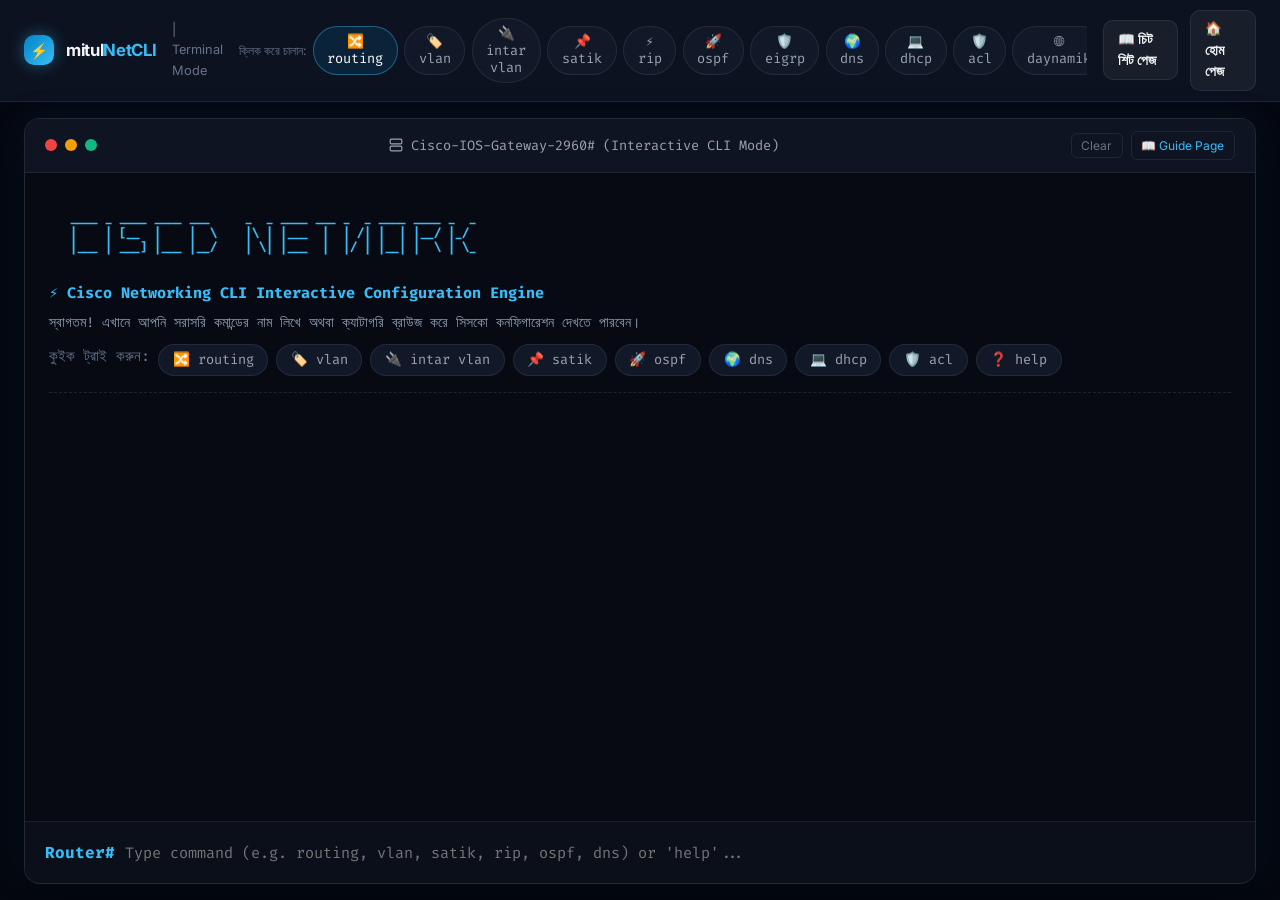
<file: cli.html>
<!DOCTYPE html>
<html lang="bn">
<head>
  <meta charset="UTF-8">
  <meta name="viewport" content="width=device-width, initial-scale=1.0">
  <title>Cisco CLI Mode - ফুলস্ক্রিন টার্মিনাল</title>
  <link rel="stylesheet" href="css/style.css">
  <link rel="preconnect" href="https://fonts.googleapis.com">
  <link rel="preconnect" href="https://fonts.gstatic.com" crossorigin>
  <link href="https://fonts.googleapis.com/css2?family=Fira+Code:wght@400;500;600;700&family=Inter:wght@400;500;600;700;800&display=swap" rel="stylesheet">
  <style>
    body {
      background: #050811;
      height: 100vh;
      overflow: hidden;
      display: flex;
      flex-direction: column;
    }
    .cli-page-header {
      background: #0d1220;
      border-bottom: 1px solid rgba(255, 255, 255, 0.08);
      padding: 0.6rem 1.5rem;
      display: flex;
      align-items: center;
      justify-content: space-between;
      gap: 1rem;
    }
    .cli-full-container {
      flex: 1;
      padding: 1rem 1.5rem;
      display: flex;
      flex-direction: column;
      max-width: 1300px;
      margin: 0 auto;
      width: 100%;
      height: calc(100vh - 65px);
    }
    .terminal-window.fullscreen {
      flex: 1;
      height: 100%;
      border-radius: var(--radius-lg);
      display: flex;
      flex-direction: column;
    }
    .terminal-window.fullscreen .terminal-body {
      flex: 1;
      max-height: none;
      min-height: 0;
    }
    .quick-chips-bar {
      display: flex;
      align-items: center;
      gap: 0.4rem;
      overflow-x: auto;
      padding: 0.4rem 0;
    }
    .quick-chips-bar::-webkit-scrollbar {
      display: none;
    }
  </style>
</head>
<body>

  <!-- Top bar in CLI Mode -->
  <header class="cli-page-header">
    <div style="display: flex; align-items: center; gap: 1rem;">
      <a href="index.html" class="brand" style="font-size: 1.05rem;">
        <div class="brand-icon" style="width: 30px; height: 30px; font-size: 0.9rem;">⚡</div>
        <div class="brand-text">mitul<span>NetCLI</span></div>
      </a>
      <span style="color: #64748b; font-size: 0.8rem;">| Terminal Mode</span>
    </div>

    <!-- Quick keyword chips -->
    <div class="quick-chips-bar">
      <span style="font-size: 0.75rem; color: #64748b; white-space: nowrap;">ক্লিক করে চালান:</span>
      <button class="tag-btn featured" onclick="window.fullTerm.runCommand('routing')">🔀 routing</button>
      <button class="tag-btn" onclick="window.fullTerm.runCommand('vlan')">🏷️ vlan</button>
      <button class="tag-btn" onclick="window.fullTerm.runCommand('inter-vlan')">🔌 intar vlan</button>
      <button class="tag-btn" onclick="window.fullTerm.runCommand('satik')">📌 satik</button>
      <button class="tag-btn" onclick="window.fullTerm.runCommand('rip')">⚡ rip</button>
      <button class="tag-btn" onclick="window.fullTerm.runCommand('ospf')">🚀 ospf</button>
      <button class="tag-btn" onclick="window.fullTerm.runCommand('eigrp')">🛡️ eigrp</button>
      <button class="tag-btn" onclick="window.fullTerm.runCommand('dns')">🌍 dns</button>
      <button class="tag-btn" onclick="window.fullTerm.runCommand('dhcp')">💻 dhcp</button>
      <button class="tag-btn" onclick="window.fullTerm.runCommand('acl')">🛡️ acl</button>
      <button class="tag-btn" onclick="window.fullTerm.runCommand('daynamik')">🌐 daynamik</button>
    </div>

    <div style="display: flex; align-items: center; gap: 0.75rem;">
      <a href="commands.html" class="btn-secondary" style="padding: 0.45rem 0.9rem; font-size: 0.85rem;">
        <span>📖 চিট শিট পেজ</span>
      </a>
      <a href="index.html" class="btn-secondary" style="padding: 0.45rem 0.9rem; font-size: 0.85rem;">
        <span>🏠 হোম পেজ</span>
      </a>
    </div>
  </header>

  <!-- Fullscreen Terminal Container -->
  <main class="cli-full-container">
    <div id="fullTerminal" style="height: 100%; display: flex; flex-direction: column;"></div>
  </main>

  <!-- Scripts -->
  <script src="js/commands-data.js"></script>
  <script src="js/terminal.js"></script>
  <script>
    document.addEventListener("DOMContentLoaded", () => {
      window.fullTerm = window.initNetTerminal("fullTerminal", {
        defaultPrompt: "Router#"
      });

      // Modify wrapper class for full height
      const termWin = document.querySelector("#fullTerminal .terminal-window");
      if (termWin) {
        termWin.classList.add("fullscreen");
      }

      // Check if URL has a ?cmd= query param
      const urlParams = new URLSearchParams(window.location.search);
      const queryCmd = urlParams.get("cmd");
      if (queryCmd) {
        setTimeout(() => {
          window.fullTerm.runCommand(queryCmd);
        }, 300);
      }
    });
  </script>
</body>
</html>
</file>
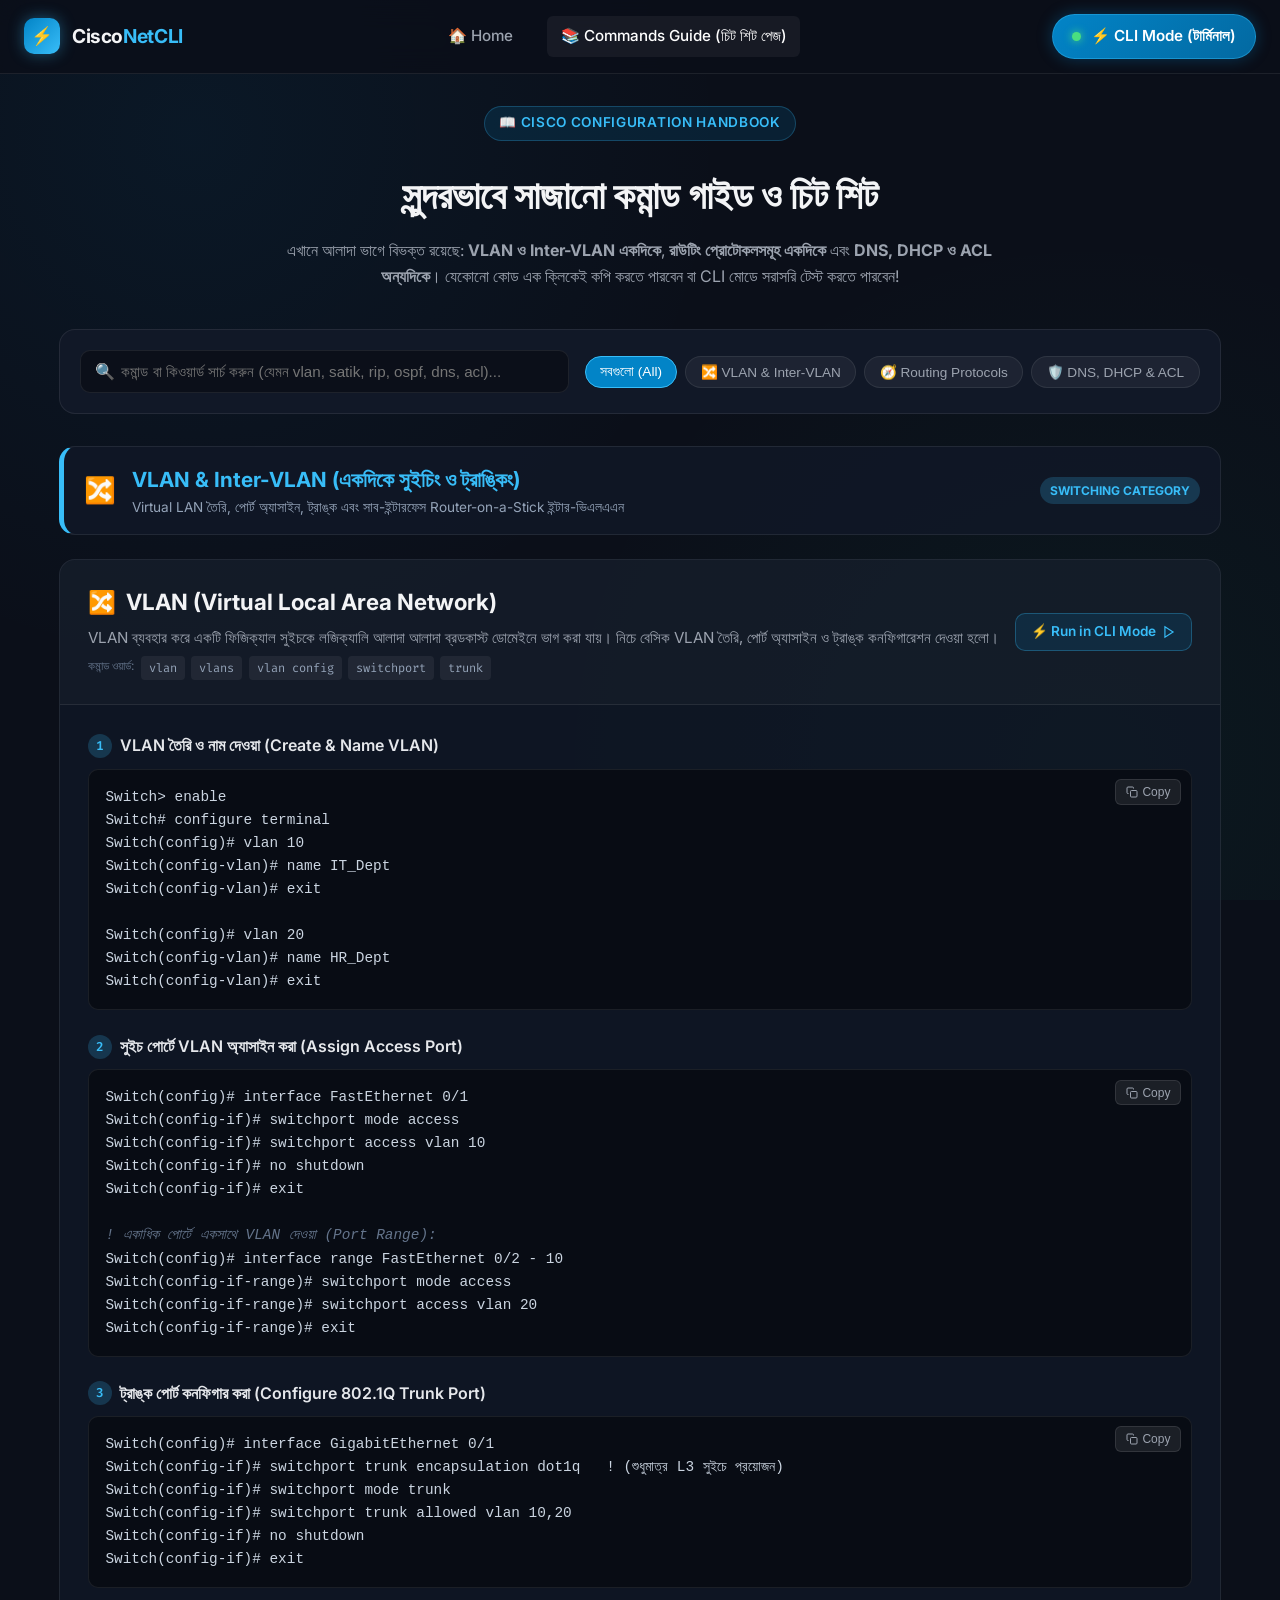
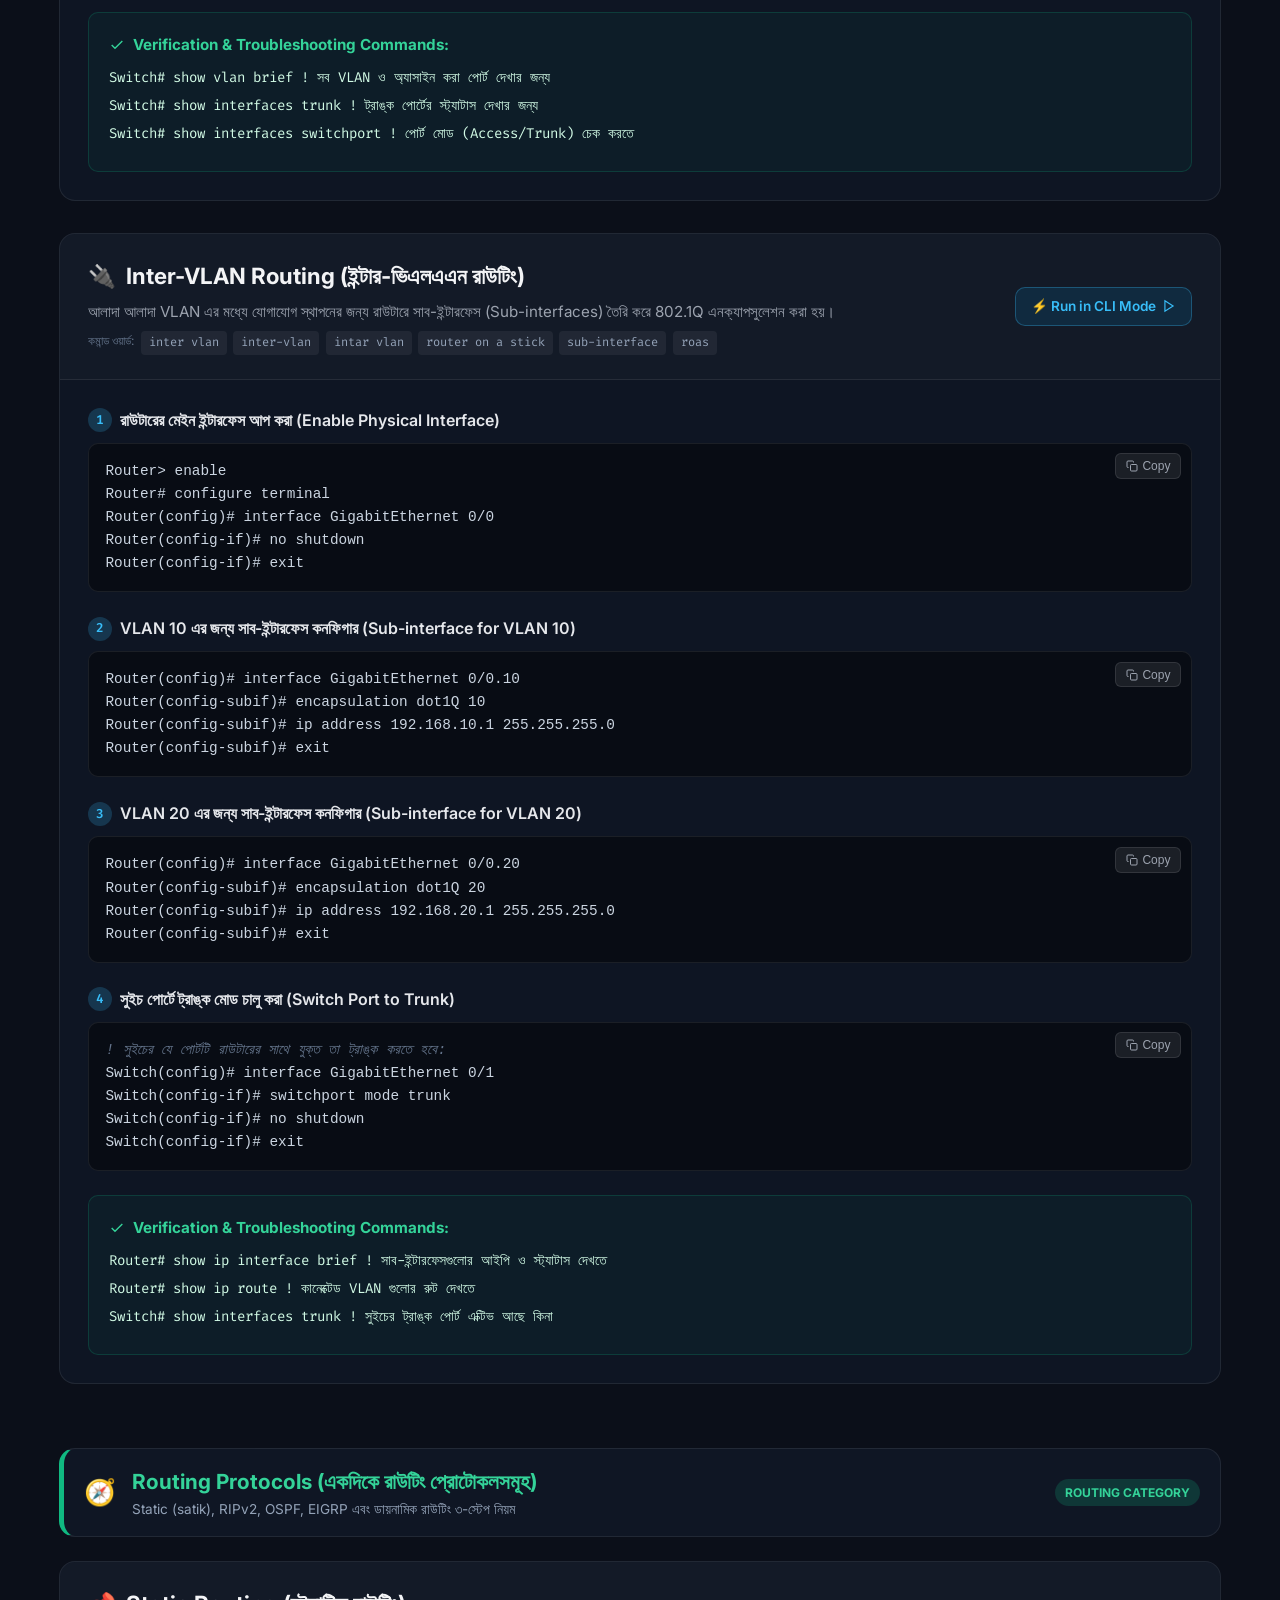
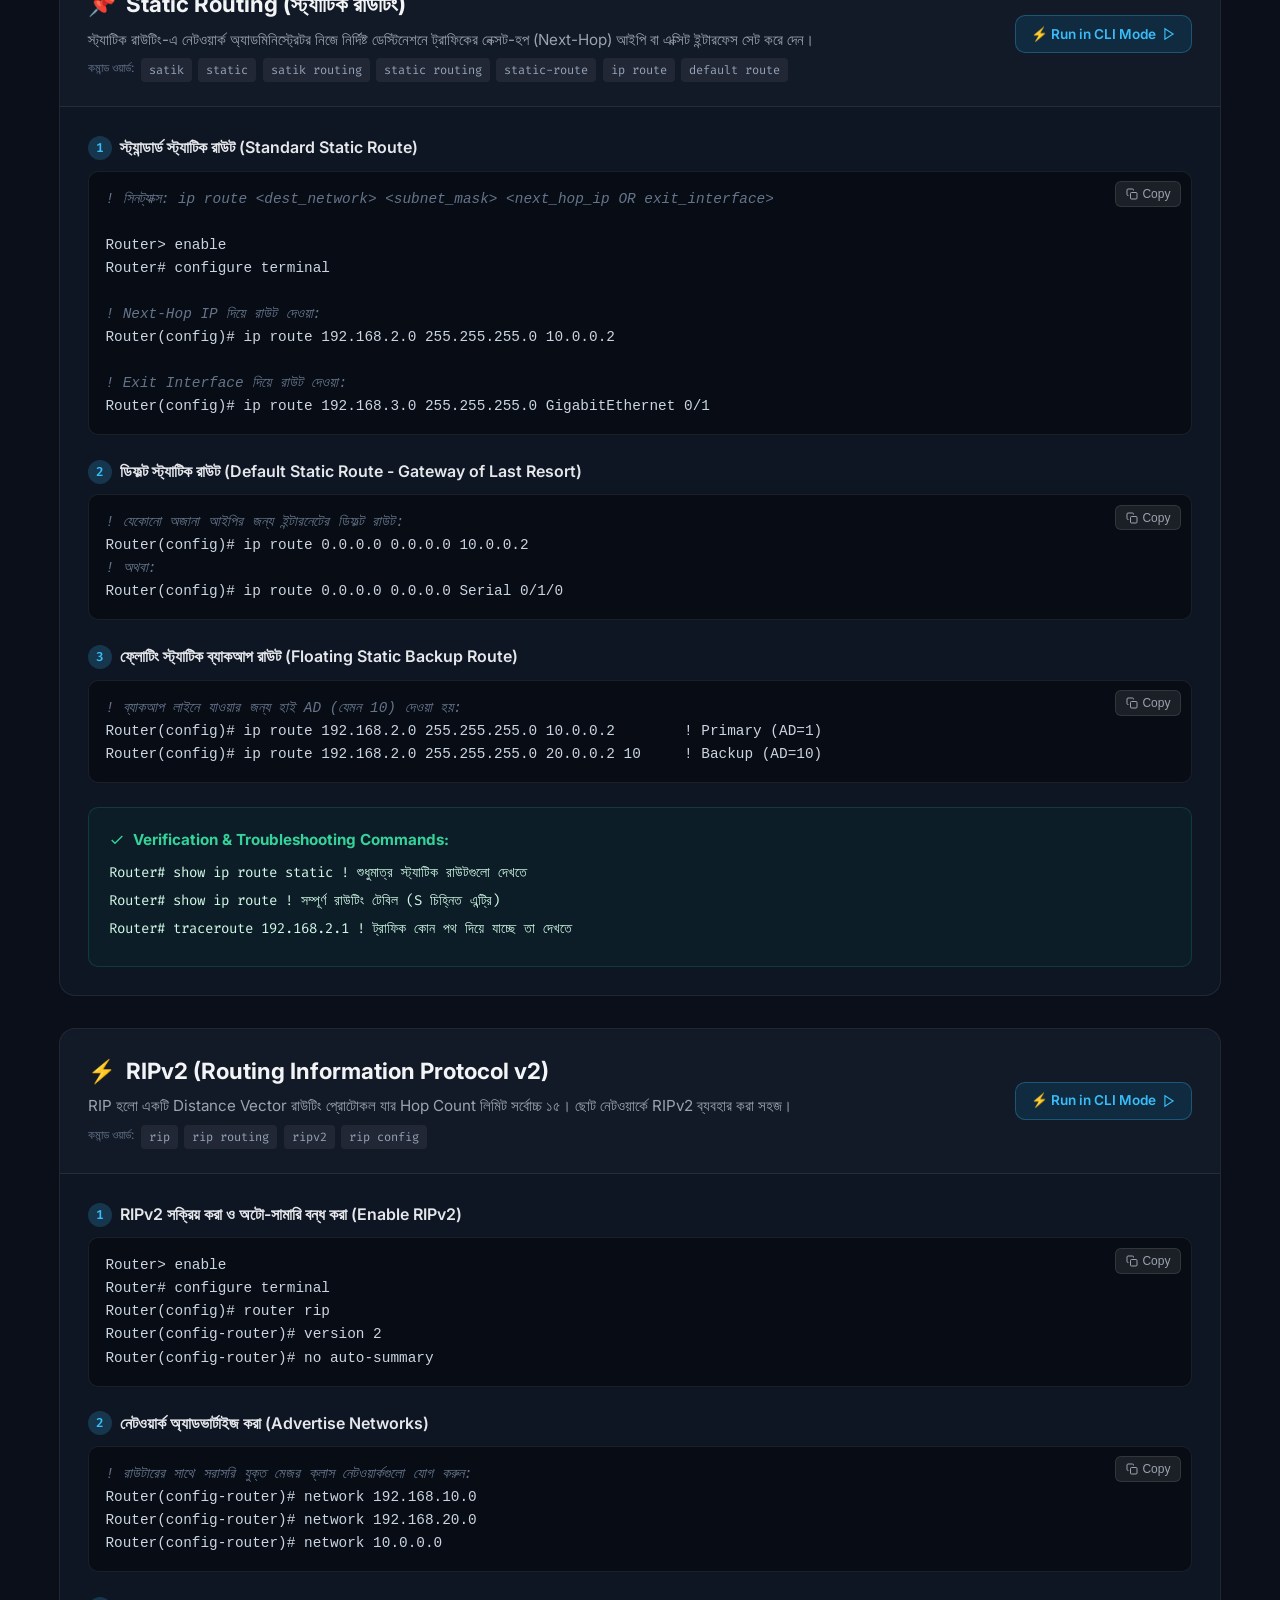
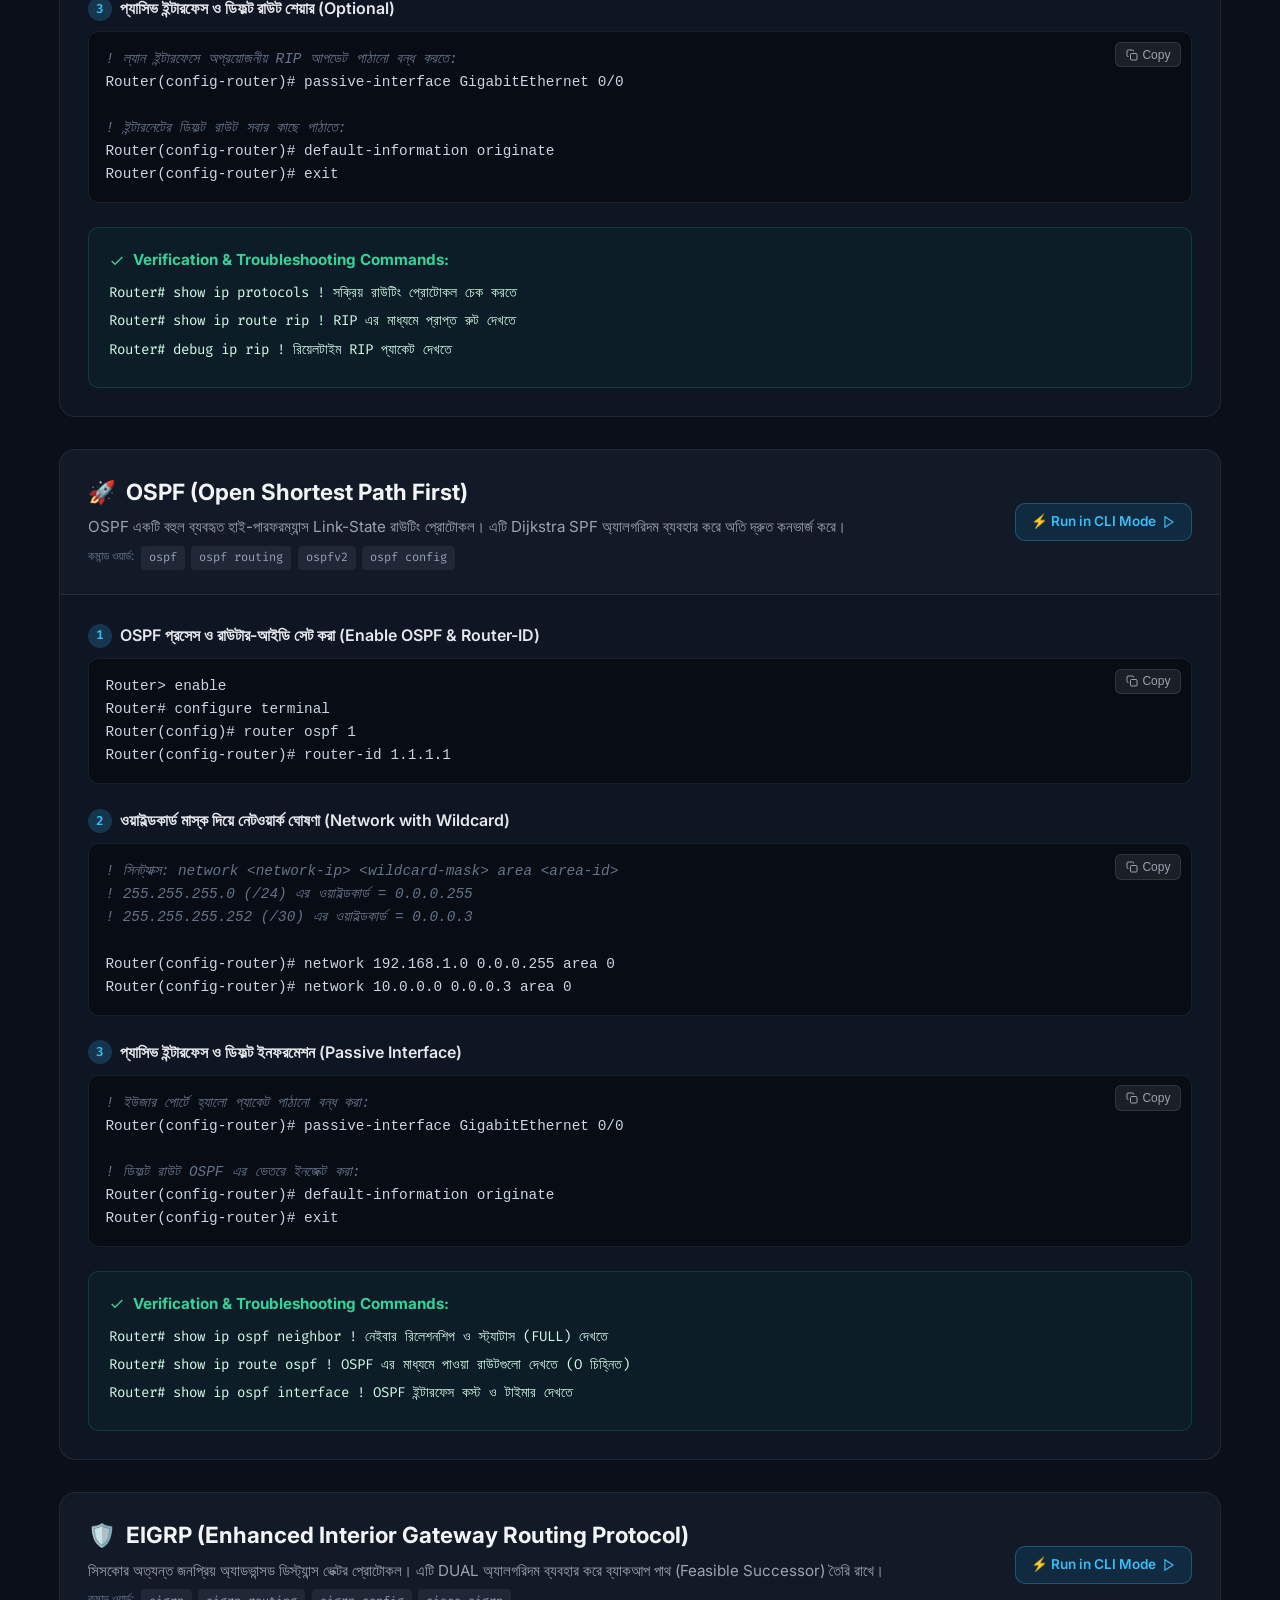
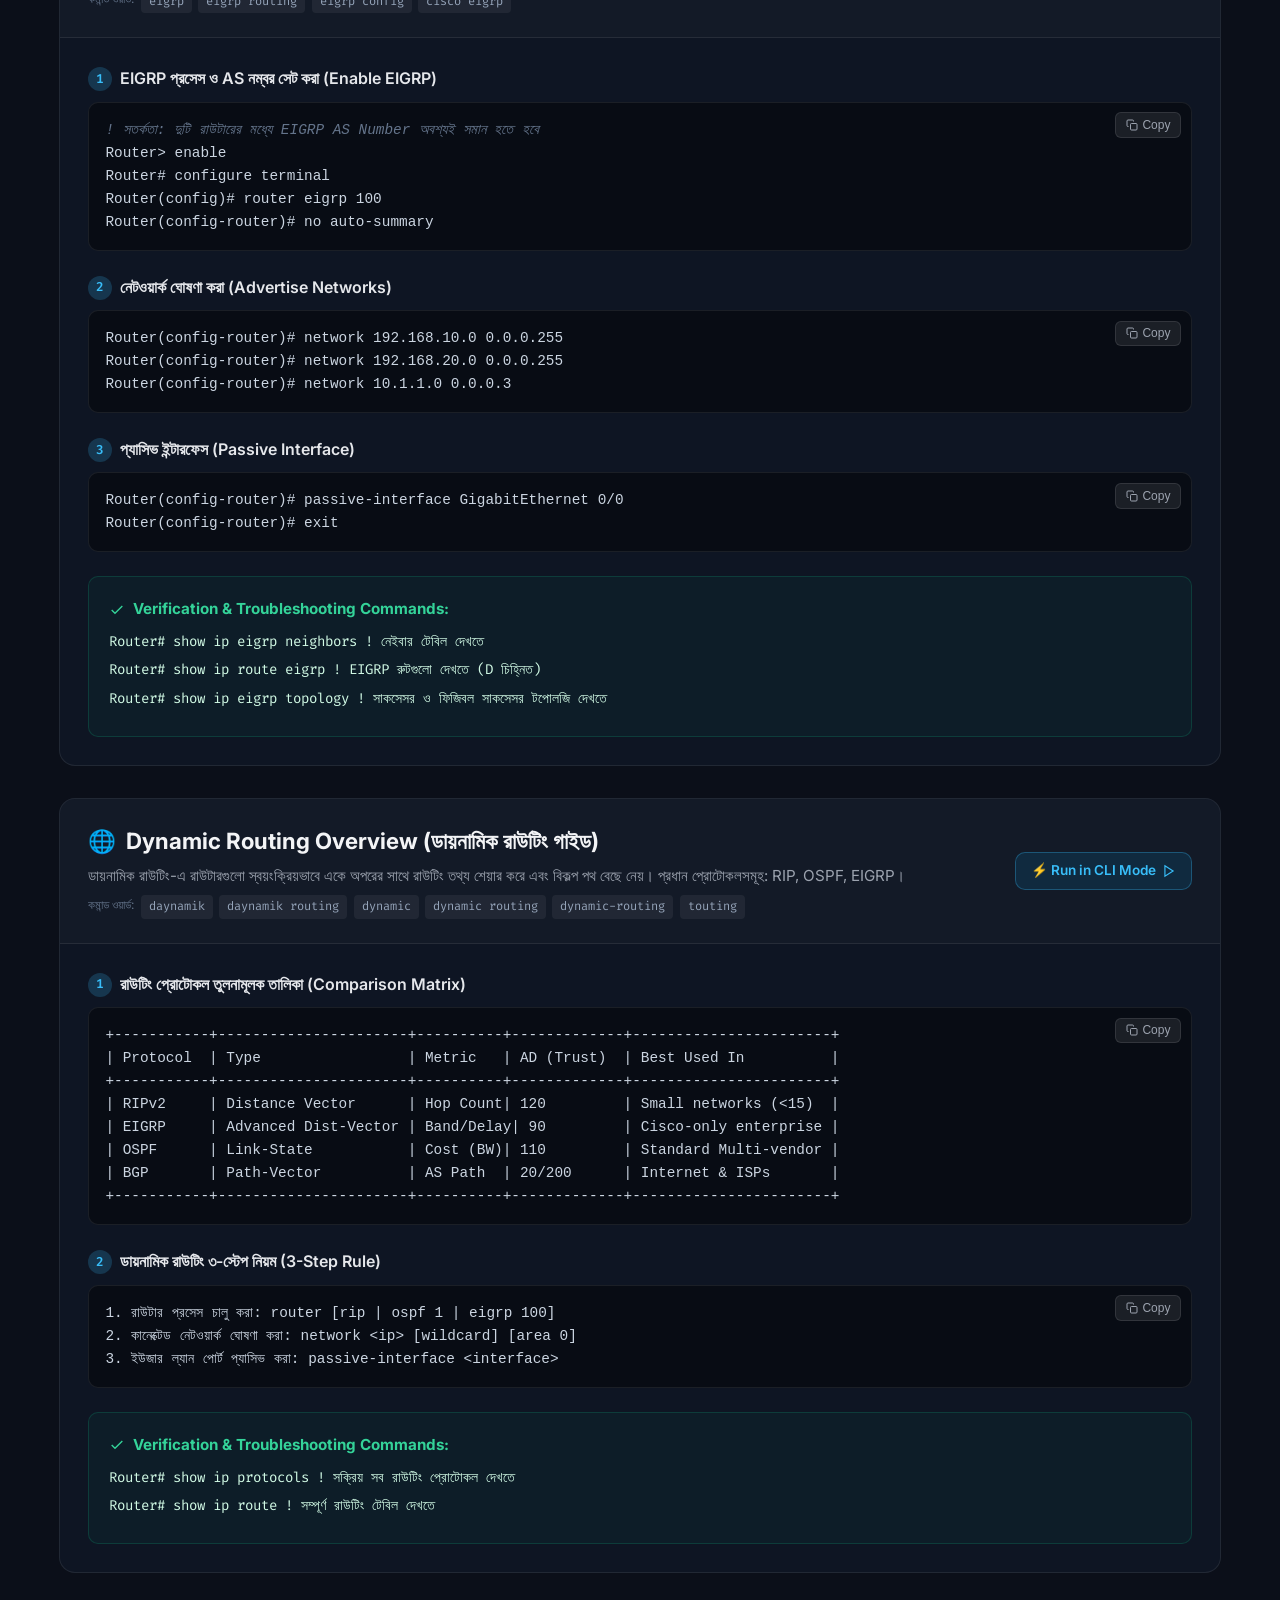
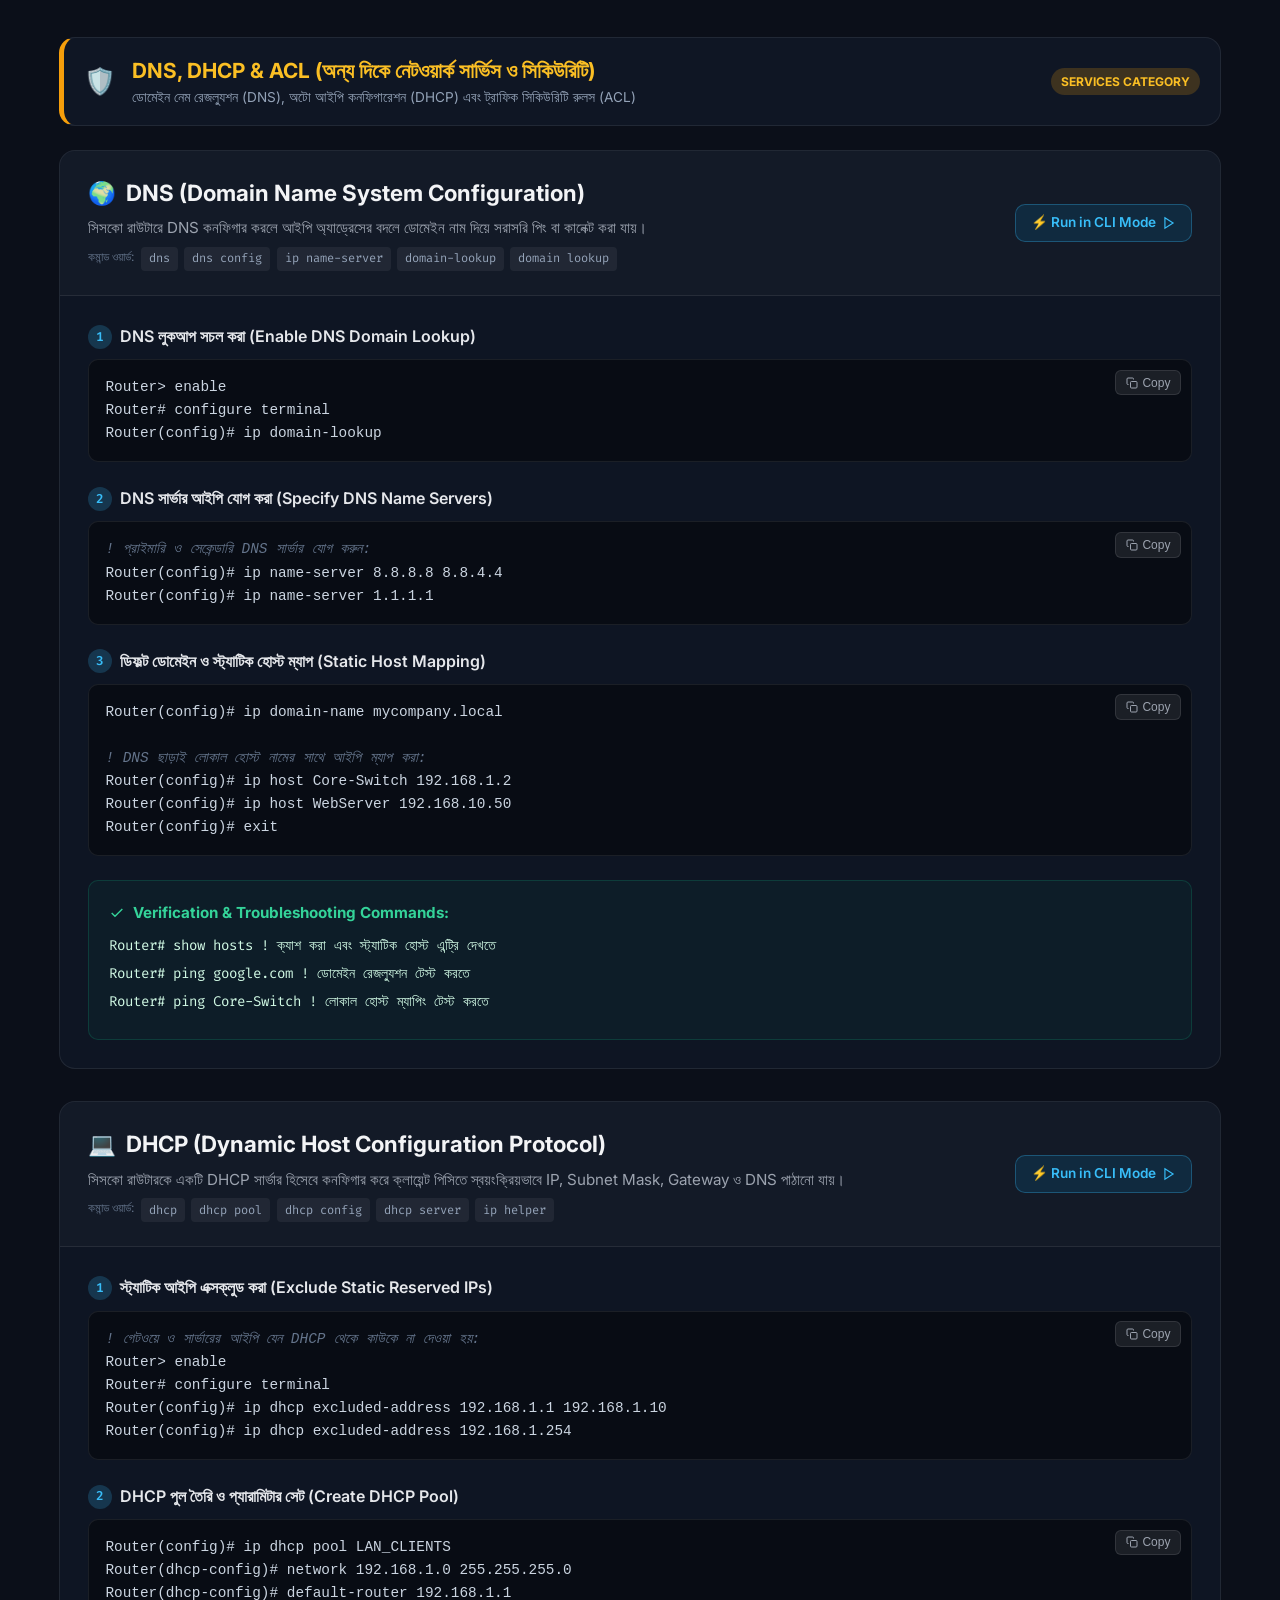
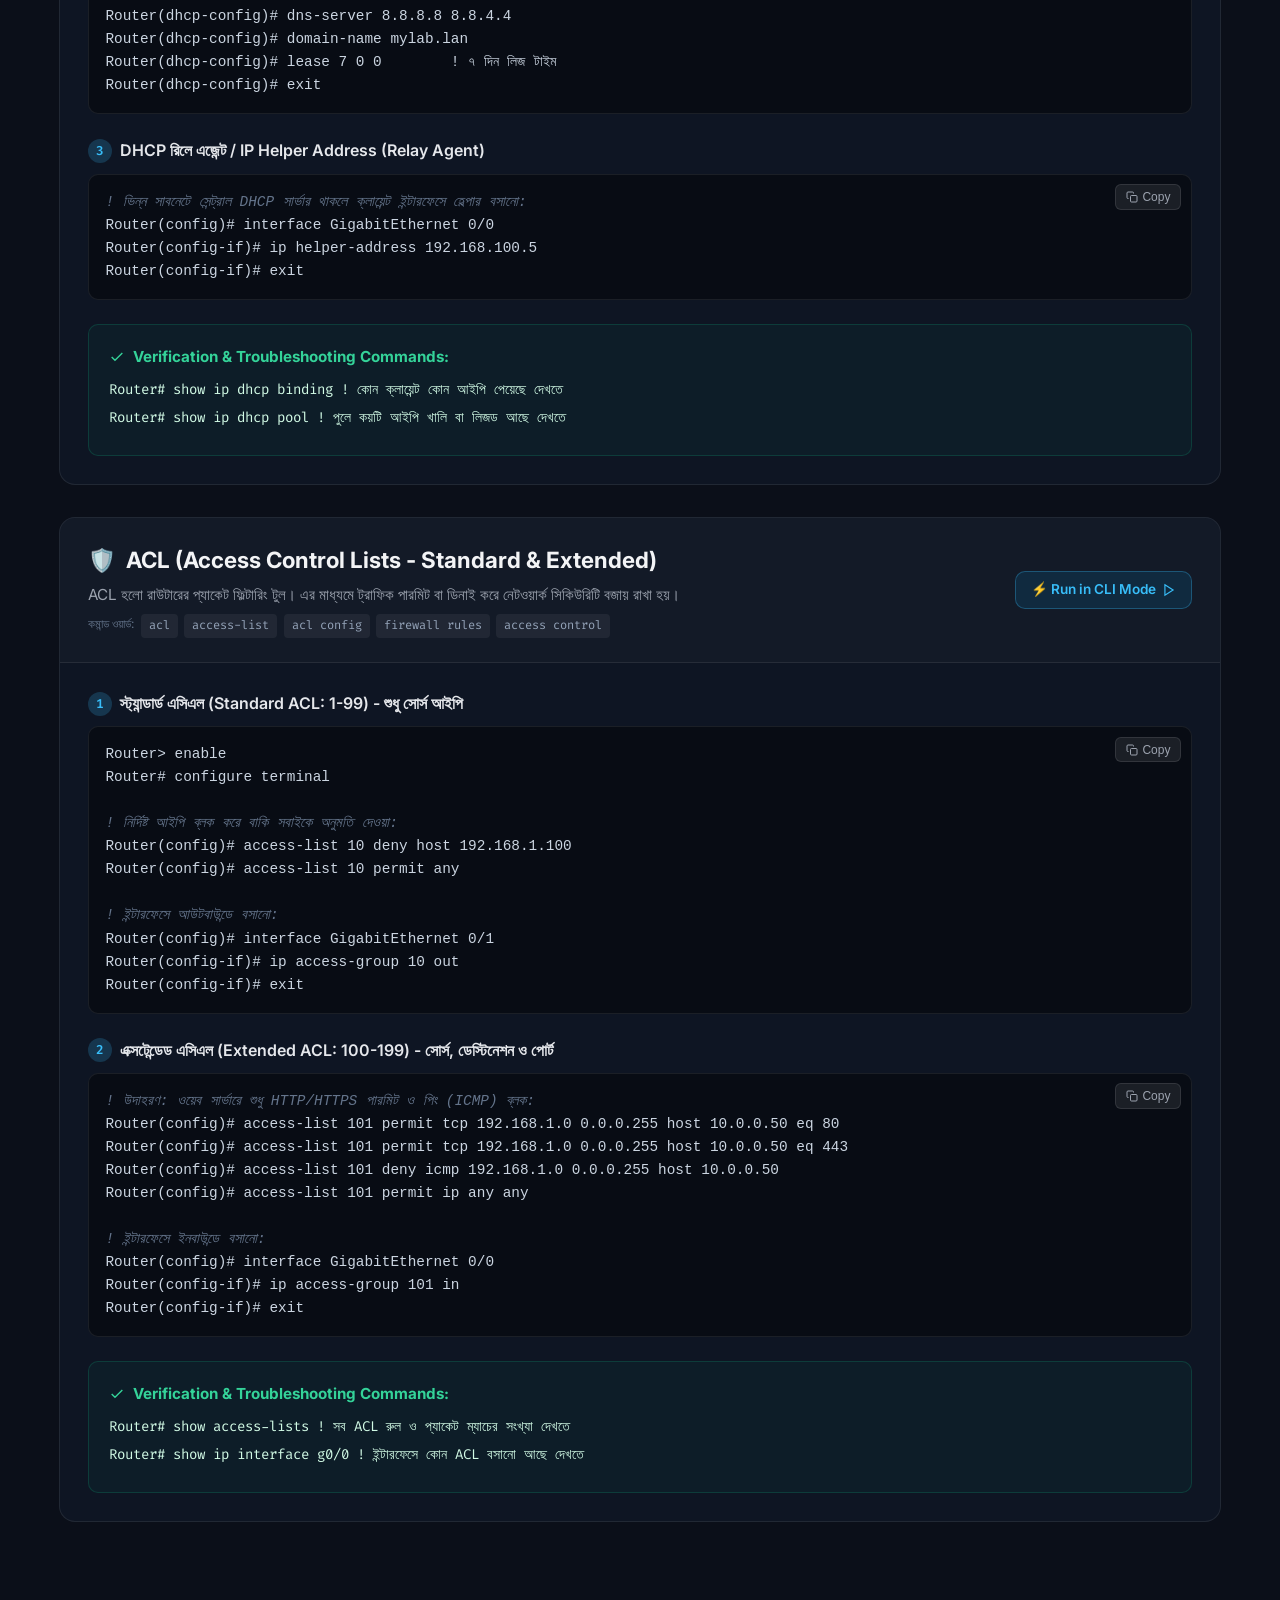
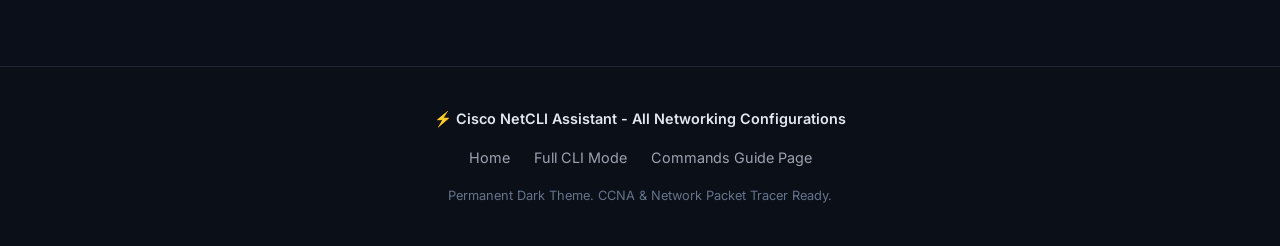
<file: commands.html>
<!DOCTYPE html>
<html lang="bn">
<head>
  <meta charset="UTF-8">
  <meta name="viewport" content="width=device-width, initial-scale=1.0">
  <title>Cisco Commands Guide - সাজানো নেটওয়ার্কিং চিট শিট</title>
  <link rel="stylesheet" href="css/style.css">
  <!-- Google Fonts -->
  <link rel="preconnect" href="https://fonts.googleapis.com">
  <link rel="preconnect" href="https://fonts.gstatic.com" crossorigin>
  <link href="https://fonts.googleapis.com/css2?family=Fira+Code:wght@400;500;600;700&family=Inter:wght@400;500;600;700;800&display=swap" rel="stylesheet">
  <style>
    .category-section-wrapper {
      margin-bottom: 4rem;
      scroll-margin-top: 100px;
    }
    .section-category-header {
      display: flex;
      align-items: center;
      gap: 1rem;
      padding: 1rem 1.25rem;
      background: rgba(17, 24, 39, 0.85);
      border-radius: var(--radius-lg);
      margin-bottom: 1.5rem;
      border: 1px solid var(--border-subtle);
    }
    .section-category-header.vlan-head { border-left: 5px solid #38bdf8; }
    .section-category-header.routing-head { border-left: 5px solid #10b981; }
    .section-category-header.services-head { border-left: 5px solid #f59e0b; }
    
    .sec-badge {
      font-size: 0.75rem;
      padding: 0.25rem 0.6rem;
      border-radius: var(--radius-full);
      text-transform: uppercase;
      font-weight: 700;
    }
    .vlan-badge { background: rgba(56, 189, 248, 0.2); color: #38bdf8; }
    .routing-badge { background: rgba(16, 185, 129, 0.2); color: #34d399; }
    .services-badge { background: rgba(245, 158, 11, 0.2); color: #fbbf24; }
  </style>
</head>
<body>

  <!-- =====================================================================
       SITE HEADER: Top Navigation with CLI Mode Button
       ===================================================================== -->
  <header class="site-header">
    <div class="header-inner">
      <a href="index.html" class="brand">
        <div class="brand-icon">⚡</div>
        <div class="brand-text">Cisco<span>NetCLI</span></div>
      </a>

      <nav class="nav-links">
        <a href="index.html" class="nav-link">🏠 Home</a>
        <a href="commands.html" class="nav-link active">📚 Commands Guide (চিট শিট পেজ)</a>
      </nav>

      <div style="display: flex; align-items: center; gap: 0.75rem;">
        <a href="cli.html" class="cli-mode-btn" title="Click to open Fullscreen CLI Mode">
          <span class="pulse-dot"></span>
          <span>⚡ CLI Mode (টার্মিনাল)</span>
        </a>
      </div>
    </div>
  </header>

  <!-- =====================================================================
       GUIDE HERO & TOOLBAR
       ===================================================================== -->
  <main class="guide-container">
    <div style="text-align: center; margin-bottom: 2.5rem;">
      <div class="badge-pill">
        <span>📖 Cisco Configuration Handbook</span>
      </div>
      <h1 style="font-size: 2.4rem; font-weight: 800; margin-bottom: 0.75rem;">
        সুন্দরভাবে সাজানো <span class="gradient-text">কমান্ড গাইড ও চিট শিট</span>
      </h1>
      <p style="color: var(--text-muted); max-width: 750px; margin: 0 auto;">
        এখানে আলাদা ভাগে বিভক্ত রয়েছে: <b>VLAN ও Inter-VLAN একদিকে</b>, <b>রাউটিং প্রোটোকলসমূহ একদিকে</b> এবং <b>DNS, DHCP ও ACL অন্যদিকে</b>। যেকোনো কোড এক ক্লিকেই কপি করতে পারবেন বা CLI মোডে সরাসরি টেস্ট করতে পারবেন!
      </p>
    </div>

    <!-- Search & Filter Toolbar -->
    <div class="guide-toolbar">
      <div class="guide-search-box">
        <span class="search-icon">🔍</span>
        <input type="text" id="guideSearchInput" placeholder="কমান্ড বা কিওয়ার্ড সার্চ করুন (যেমন vlan, satik, rip, ospf, dns, acl)..." autocomplete="off" />
      </div>

      <div class="category-filter-pills">
        <button class="cat-pill active" data-filter="all">সবগুলো (All)</button>
        <button class="cat-pill" data-filter="switching">🔀 VLAN & Inter-VLAN</button>
        <button class="cat-pill" data-filter="routing">🧭 Routing Protocols</button>
        <button class="cat-pill" data-filter="services">🛡️ DNS, DHCP & ACL</button>
      </div>
    </div>

    <!-- ===================================================================
         SECTION 1: SWITCHING & VLANs (একদিকে VLAN & INTER-VLAN)
         =================================================================== -->
    <div class="category-section-wrapper" id="switching-section" data-category="switching">
      <div class="section-category-header vlan-head">
        <span style="font-size: 1.6rem;">🔀</span>
        <div>
          <h2 style="font-size: 1.3rem; font-weight: 700; color: #38bdf8;">
            VLAN & Inter-VLAN (একদিকে সুইচিং ও ট্রাঙ্কিং)
          </h2>
          <p style="color: #94a3b8; font-size: 0.85rem; margin: 0;">
            Virtual LAN তৈরি, পোর্ট অ্যাসাইন, ট্রাঙ্ক এবং সাব-ইন্টারফেস Router-on-a-Stick ইন্টার-ভিএলএএন
          </p>
        </div>
        <span class="sec-badge vlan-badge" style="margin-left: auto;">Switching Category</span>
      </div>

      <div id="switchingCardsContainer">
        <!-- Rendered by JS -->
      </div>
    </div>

    <!-- ===================================================================
         SECTION 2: ROUTING PROTOCOLS (একদিকে রাউটিং প্রোটোকলসমূহ)
         =================================================================== -->
    <div class="category-section-wrapper" id="routing-section" data-category="routing">
      <div class="section-category-header routing-head">
        <span style="font-size: 1.6rem;">🧭</span>
        <div>
          <h2 style="font-size: 1.3rem; font-weight: 700; color: #34d399;">
            Routing Protocols (একদিকে রাউটিং প্রোটোকলসমূহ)
          </h2>
          <p style="color: #94a3b8; font-size: 0.85rem; margin: 0;">
            Static (satik), RIPv2, OSPF, EIGRP এবং ডায়নামিক রাউটিং ৩-স্টেপ নিয়ম
          </p>
        </div>
        <span class="sec-badge routing-badge" style="margin-left: auto;">Routing Category</span>
      </div>

      <div id="routingCardsContainer">
        <!-- Rendered by JS -->
      </div>
    </div>

    <!-- ===================================================================
         SECTION 3: SERVICES & SECURITY (অন্য দিকে DNS, DHCP, ACL)
         =================================================================== -->
    <div class="category-section-wrapper" id="services-section" data-category="services">
      <div class="section-category-header services-head">
        <span style="font-size: 1.6rem;">🛡️</span>
        <div>
          <h2 style="font-size: 1.3rem; font-weight: 700; color: #fbbf24;">
            DNS, DHCP & ACL (অন্য দিকে নেটওয়ার্ক সার্ভিস ও সিকিউরিটি)
          </h2>
          <p style="color: #94a3b8; font-size: 0.85rem; margin: 0;">
            ডোমেইন নেম রেজল্যুশন (DNS), অটো আইপি কনফিগারেশন (DHCP) এবং ট্রাফিক সিকিউরিটি রুলস (ACL)
          </p>
        </div>
        <span class="sec-badge services-badge" style="margin-left: auto;">Services Category</span>
      </div>

      <div id="servicesCardsContainer">
        <!-- Rendered by JS -->
      </div>
    </div>
  </main>

  <!-- Toast Notification -->
  <div class="toast-notice" id="copyToast">
    <span>✓</span>
    <span id="toastMsg">কমান্ড কপি করা হয়েছে!</span>
  </div>

  <!-- Footer -->
  <footer class="site-footer">
    <div class="footer-inner">
      <div style="font-weight: 600; color: #e2e8f0;">
        ⚡ Cisco NetCLI Assistant - All Networking Configurations
      </div>
      <div class="footer-nav">
        <a href="index.html">Home</a>
        <a href="cli.html">Full CLI Mode</a>
        <a href="commands.html">Commands Guide Page</a>
      </div>
      <div style="color: #64748b; font-size: 0.8rem;">
        Permanent Dark Theme. CCNA & Network Packet Tracer Ready.
      </div>
    </div>
  </footer>

  <!-- Scripts -->
  <script src="js/commands-data.js"></script>
  <script>
    document.addEventListener("DOMContentLoaded", () => {
      renderCommandCards();
      setupSearchAndFilters();
      
      // If URL has hash, scroll to that card
      if (window.location.hash) {
        setTimeout(() => {
          const el = document.querySelector(window.location.hash);
          if (el) el.scrollIntoView({ behavior: "smooth" });
        }, 200);
      }
    });

    function renderCommandCards() {
      const switchingContainer = document.getElementById("switchingCardsContainer");
      const routingContainer = document.getElementById("routingCardsContainer");
      const servicesContainer = document.getElementById("servicesCardsContainer");

      Object.values(window.COMMANDS_DATABASE).forEach(cmd => {
        const cardHtml = createCardElement(cmd);
        if (cmd.category === "switching") {
          switchingContainer.innerHTML += cardHtml;
        } else if (cmd.category === "routing") {
          routingContainer.innerHTML += cardHtml;
        } else if (cmd.category === "services") {
          servicesContainer.innerHTML += cardHtml;
        }
      });
    }

    function createCardElement(data) {
      let stepsHtml = "";
      data.steps.forEach(s => {
        stepsHtml += `
          <div class="step-box">
            <div class="step-header">
              <span class="step-number">${s.step}</span>
              <span>${escapeHtml(s.title)}</span>
            </div>
            <div class="code-wrapper">
              <button class="copy-snippet-btn" onclick="copySnippet(this)">
                <svg width="12" height="12" viewBox="0 0 24 24" fill="none" stroke="currentColor" stroke-width="2">
                  <rect x="9" y="9" width="13" height="13" rx="2" ry="2"></rect>
                  <path d="M5 15H4a2 2 0 0 1-2-2V4a2 2 0 0 1 2-2h9a2 2 0 0 1 2 2v1"></path>
                </svg>
                Copy
              </button>
              <pre>${formatCode(s.code)}</pre>
            </div>
          </div>
        `;
      });

      let verifHtml = "";
      if (data.verification && data.verification.length) {
        verifHtml = `
          <div class="verification-box">
            <h4>
              <svg width="16" height="16" viewBox="0 0 24 24" fill="none" stroke="currentColor" stroke-width="2">
                <polyline points="20 6 9 17 4 12"></polyline>
              </svg>
              Verification & Troubleshooting Commands:
            </h4>
            <ul class="verification-list">
              ${data.verification.map(v => `<li>${escapeHtml(v)}</li>`).join("")}
            </ul>
          </div>
        `;
      }

      const aliasPills = (data.aliases || []).map(a => 
        `<span style="font-family: var(--font-mono); font-size: 0.75rem; background: rgba(255,255,255,0.06); padding: 0.15rem 0.5rem; border-radius: 4px; color: #94a3b8;">${a}</span>`
      ).join(" ");

      return `
        <article class="command-card" id="${data.id}" data-search="${data.id} ${data.title} ${(data.aliases||[]).join(' ')} ${data.category}">
          <div class="card-top">
            <div class="card-title-group">
              <h2>
                <span>${data.icon || '📌'}</span>
                <span>${data.title}</span>
              </h2>
              <p>${data.description}</p>
              <div style="display: flex; gap: 0.4rem; flex-wrap: wrap; margin-top: 0.4rem;">
                <span style="font-size: 0.75rem; color: #64748b;">কমান্ড ওয়ার্ড:</span>
                ${aliasPills}
              </div>
            </div>
            <div class="card-actions">
              <a href="cli.html?cmd=${data.id}" class="run-cli-btn">
                <span>⚡ Run in CLI Mode</span>
                <svg width="14" height="14" viewBox="0 0 24 24" fill="none" stroke="currentColor" stroke-width="2">
                  <polygon points="5 3 19 12 5 21 5 3"></polygon>
                </svg>
              </a>
            </div>
          </div>
          <div class="card-content">
            ${stepsHtml}
            ${verifHtml}
          </div>
        </article>
      `;
    }

    function setupSearchAndFilters() {
      const searchInput = document.getElementById("guideSearchInput");
      const filterPills = document.querySelectorAll(".cat-pill");

      searchInput.addEventListener("input", () => {
        applyFilters();
      });

      filterPills.forEach(pill => {
        pill.addEventListener("click", () => {
          filterPills.forEach(p => p.classList.remove("active"));
          pill.classList.add("active");
          applyFilters();
        });
      });

      function applyFilters() {
        const query = searchInput.value.toLowerCase().trim();
        const activeCategory = document.querySelector(".cat-pill.active").dataset.filter;

        const sections = document.querySelectorAll(".category-section-wrapper");
        sections.forEach(sec => {
          const secCat = sec.dataset.category;
          const matchesCategory = (activeCategory === "all" || activeCategory === secCat);

          let sectionHasVisibleCards = false;
          const cards = sec.querySelectorAll(".command-card");
          cards.forEach(card => {
            const searchData = card.dataset.search.toLowerCase();
            const matchesQuery = (!query || searchData.includes(query));

            if (matchesCategory && matchesQuery) {
              card.style.display = "block";
              sectionHasVisibleCards = true;
            } else {
              card.style.display = "none";
            }
          });

          if (matchesCategory && sectionHasVisibleCards) {
            sec.style.display = "block";
          } else {
            sec.style.display = "none";
          }
        });
      }
    }

    function copySnippet(btn) {
      const pre = btn.parentElement.querySelector("pre");
      if (!pre) return;
      navigator.clipboard.writeText(pre.innerText).then(() => {
        showToast("কমান্ড ক্লিপবোর্ডে কপি হয়েছে!");
        const oldText = btn.innerHTML;
        btn.innerHTML = "✓ Copied!";
        btn.style.color = "#4ade80";
        setTimeout(() => {
          btn.innerHTML = oldText;
          btn.style.color = "";
        }, 1500);
      });
    }

    function showToast(msg) {
      const toast = document.getElementById("copyToast");
      const toastMsg = document.getElementById("toastMsg");
      toastMsg.textContent = msg;
      toast.classList.add("show");
      setTimeout(() => {
        toast.classList.remove("show");
      }, 2000);
    }

    function formatCode(code) {
      const lines = code.split("\n");
      return lines.map(line => {
        if (line.trim().startsWith("!")) {
          return `<span class="term-comment">${escapeHtml(line)}</span>`;
        }
        return escapeHtml(line);
      }).join("\n");
    }

    function escapeHtml(str) {
      if (!str) return "";
      return str
        .replace(/&/g, "&amp;")
        .replace(/</g, "&lt;")
        .replace(/>/g, "&gt;")
        .replace(/"/g, "&quot;")
        .replace(/'/g, "&#039;");
    }
  </script>
</body>
</html>
</file>
<file: css/style.css>
/* ==========================================================================
   NetCLI Assistant - Global Stylesheet & Terminal Theme
   ========================================================================== */

:root {
  --bg-primary: #0b0f19;
  --bg-secondary: #111827;
  --bg-card: rgba(17, 24, 39, 0.75);
  --bg-card-hover: rgba(31, 41, 55, 0.85);
  --bg-terminal: #070a12;
  --border-subtle: rgba(255, 255, 255, 0.08);
  --border-focus: #0284c7;
  
  --accent-cisco: #0284c7;
  --accent-cyan: #38bdf8;
  --accent-emerald: #10b981;
  --accent-amber: #f59e0b;
  --accent-rose: #f43f5e;
  --accent-purple: #8b5cf6;

  --text-main: #f3f4f6;
  --text-muted: #9ca3af;
  --text-dim: #6b7280;
  
  --font-mono: 'JetBrains Mono', 'Fira Code', 'Courier New', Courier, monospace;
  --font-sans: 'Inter', -apple-system, BlinkMacSystemFont, 'Segoe UI', Roboto, sans-serif;
  
  --radius-sm: 6px;
  --radius-md: 10px;
  --radius-lg: 16px;
  --radius-full: 9999px;

  --shadow-glow: 0 0 25px rgba(2, 132, 199, 0.25);
  --shadow-terminal: 0 20px 40px rgba(0, 0, 0, 0.6);
}

* {
  box-sizing: border-box;
  margin: 0;
  padding: 0;
}

body {
  background-color: var(--bg-primary);
  color: var(--text-main);
  font-family: var(--font-sans);
  line-height: 1.6;
  min-height: 100vh;
  display: flex;
  flex-direction: column;
  overflow-x: hidden;
  background-image: 
    radial-gradient(circle at 15% 15%, rgba(2, 132, 199, 0.08) 0%, transparent 40%),
    radial-gradient(circle at 85% 85%, rgba(16, 185, 129, 0.06) 0%, transparent 40%);
  background-attachment: fixed;
}

a {
  color: inherit;
  text-decoration: none;
}

/* ==========================================================================
   Navigation Bar (Header with CLI Mode Button)
   ========================================================================== */
.site-header {
  position: sticky;
  top: 0;
  z-index: 100;
  background: rgba(11, 15, 25, 0.85);
  backdrop-filter: blur(14px);
  border-bottom: 1px solid var(--border-subtle);
  padding: 0.85rem 1.5rem;
}

.header-inner {
  max-width: 1300px;
  margin: 0 auto;
  display: flex;
  align-items: center;
  justify-content: space-between;
  gap: 1.5rem;
}

.brand {
  display: flex;
  align-items: center;
  gap: 0.75rem;
  font-weight: 700;
  font-size: 1.2rem;
  letter-spacing: -0.02em;
}

.brand-icon {
  width: 36px;
  height: 36px;
  background: linear-gradient(135deg, #0284c7, #38bdf8);
  border-radius: var(--radius-md);
  display: flex;
  align-items: center;
  justify-content: center;
  color: #fff;
  font-size: 1.1rem;
  box-shadow: 0 0 15px rgba(56, 189, 248, 0.4);
}

.brand-text span {
  color: var(--accent-cyan);
}

.nav-links {
  display: flex;
  align-items: center;
  gap: 1.25rem;
  list-style: none;
}

.nav-link {
  color: var(--text-muted);
  font-size: 0.95rem;
  font-weight: 500;
  padding: 0.5rem 0.85rem;
  border-radius: var(--radius-sm);
  transition: all 0.2s ease;
  display: flex;
  align-items: center;
  gap: 0.4rem;
}

.nav-link:hover, .nav-link.active {
  color: #fff;
  background: rgba(255, 255, 255, 0.05);
}

/* Outstanding CLI Mode Button on Header */
.cli-mode-btn {
  background: linear-gradient(135deg, #0284c7, #0369a1);
  color: #fff !important;
  font-weight: 600;
  padding: 0.6rem 1.2rem;
  border-radius: var(--radius-full);
  display: flex;
  align-items: center;
  gap: 0.6rem;
  font-size: 0.95rem;
  border: 1px solid rgba(56, 189, 248, 0.4);
  box-shadow: 0 0 15px rgba(2, 132, 199, 0.35);
  transition: all 0.25s cubic-bezier(0.16, 1, 0.3, 1);
  cursor: pointer;
}

.cli-mode-btn:hover {
  transform: translateY(-2px);
  box-shadow: 0 0 25px rgba(56, 189, 248, 0.6);
  background: linear-gradient(135deg, #0ea5e9, #0284c7);
}

.cli-mode-btn .pulse-dot {
  width: 9px;
  height: 9px;
  background-color: #4ade80;
  border-radius: 50%;
  box-shadow: 0 0 8px #4ade80;
  animation: pulse 1.8s infinite;
}

@keyframes pulse {
  0% { transform: scale(0.95); box-shadow: 0 0 0 0 rgba(74, 222, 128, 0.7); }
  70% { transform: scale(1.15); box-shadow: 0 0 0 8px rgba(74, 222, 128, 0); }
  100% { transform: scale(0.95); box-shadow: 0 0 0 0 rgba(74, 222, 128, 0); }
}

/* ==========================================================================
   Hero Section
   ========================================================================== */
.hero {
  padding: 4rem 1.5rem 2rem;
  text-align: center;
  max-width: 950px;
  margin: 0 auto;
}

.badge-pill {
  display: inline-flex;
  align-items: center;
  gap: 0.5rem;
  padding: 0.35rem 0.9rem;
  background: rgba(2, 132, 199, 0.15);
  border: 1px solid rgba(56, 189, 248, 0.25);
  border-radius: var(--radius-full);
  color: var(--accent-cyan);
  font-size: 0.85rem;
  font-weight: 600;
  margin-bottom: 1.5rem;
  text-transform: uppercase;
  letter-spacing: 0.05em;
}

.hero h1 {
  font-size: 2.8rem;
  font-weight: 800;
  line-height: 1.2;
  margin-bottom: 1.2rem;
  letter-spacing: -0.03em;
}

.hero h1 .gradient-text {
  background: linear-gradient(135deg, #ffffff 20%, #38bdf8 80%);
  -webkit-background-clip: text;
  -webkit-text-fill-color: transparent;
}

.hero p {
  color: var(--text-muted);
  font-size: 1.15rem;
  max-width: 720px;
  margin: 0 auto 2rem;
}

.hero-actions {
  display: flex;
  align-items: center;
  justify-content: center;
  gap: 1rem;
  flex-wrap: wrap;
  margin-bottom: 2.5rem;
}

.btn-primary {
  background: linear-gradient(135deg, #0284c7, #0ea5e9);
  color: #fff;
  font-weight: 600;
  padding: 0.85rem 1.75rem;
  border-radius: var(--radius-md);
  display: inline-flex;
  align-items: center;
  gap: 0.6rem;
  font-size: 1rem;
  border: none;
  box-shadow: 0 4px 15px rgba(2, 132, 199, 0.35);
  cursor: pointer;
  transition: all 0.2s ease;
}

.btn-primary:hover {
  transform: translateY(-2px);
  box-shadow: 0 6px 22px rgba(14, 165, 233, 0.5);
}

.btn-secondary {
  background: rgba(255, 255, 255, 0.05);
  border: 1px solid var(--border-subtle);
  color: var(--text-main);
  font-weight: 600;
  padding: 0.85rem 1.75rem;
  border-radius: var(--radius-md);
  display: inline-flex;
  align-items: center;
  gap: 0.6rem;
  font-size: 1rem;
  cursor: pointer;
  transition: all 0.2s ease;
}

.btn-secondary:hover {
  background: rgba(255, 255, 255, 0.1);
  border-color: rgba(255, 255, 255, 0.2);
}

/* ==========================================================================
   Quick Chips & Command Keywords Bar
   ========================================================================== */
.quick-keywords {
  max-width: 1100px;
  margin: 0 auto 2rem;
  padding: 0 1.5rem;
  text-align: center;
}

.quick-keywords-label {
  font-size: 0.85rem;
  color: var(--text-dim);
  text-transform: uppercase;
  letter-spacing: 0.08em;
  margin-bottom: 0.75rem;
}

.keywords-tags {
  display: flex;
  flex-wrap: wrap;
  align-items: center;
  justify-content: center;
  gap: 0.5rem;
}

.tag-btn {
  background: var(--bg-secondary);
  border: 1px solid var(--border-subtle);
  color: var(--text-muted);
  font-family: var(--font-mono);
  font-size: 0.85rem;
  padding: 0.4rem 0.85rem;
  border-radius: var(--radius-full);
  cursor: pointer;
  transition: all 0.2s ease;
  display: flex;
  align-items: center;
  gap: 0.4rem;
}

.tag-btn:hover {
  color: var(--accent-cyan);
  border-color: var(--accent-cyan);
  background: rgba(56, 189, 248, 0.1);
  transform: translateY(-1px);
}

.tag-btn.featured {
  border-color: rgba(56, 189, 248, 0.4);
  color: #fff;
  background: rgba(2, 132, 199, 0.15);
}

/* ==========================================================================
   Terminal Window (CLI Mode Component)
   ========================================================================== */
.terminal-container {
  max-width: 1100px;
  margin: 0 auto 4rem;
  padding: 0 1.5rem;
}

.terminal-window {
  background-color: var(--bg-terminal);
  border: 1px solid rgba(255, 255, 255, 0.12);
  border-radius: var(--radius-lg);
  box-shadow: var(--shadow-terminal), 0 0 35px rgba(2, 132, 199, 0.12);
  overflow: hidden;
  display: flex;
  flex-direction: column;
}

.terminal-header {
  background: #0f1423;
  padding: 0.75rem 1.25rem;
  border-bottom: 1px solid rgba(255, 255, 255, 0.08);
  display: flex;
  align-items: center;
  justify-content: space-between;
  user-select: none;
}

.terminal-controls {
  display: flex;
  align-items: center;
  gap: 0.5rem;
}

.control-dot {
  width: 12px;
  height: 12px;
  border-radius: 50%;
  display: inline-block;
}

.dot-close { background-color: #ef4444; }
.dot-min { background-color: #f59e0b; }
.dot-max { background-color: #10b981; }

.terminal-title {
  color: var(--text-muted);
  font-family: var(--font-mono);
  font-size: 0.85rem;
  display: flex;
  align-items: center;
  gap: 0.5rem;
}

.terminal-actions {
  display: flex;
  align-items: center;
  gap: 0.5rem;
}

.term-action-btn {
  background: transparent;
  border: 1px solid var(--border-subtle);
  color: var(--text-dim);
  font-size: 0.75rem;
  padding: 0.25rem 0.6rem;
  border-radius: var(--radius-sm);
  cursor: pointer;
  transition: all 0.2s ease;
  font-family: var(--font-sans);
}

.term-action-btn:hover {
  color: #fff;
  border-color: rgba(255, 255, 255, 0.3);
  background: rgba(255, 255, 255, 0.05);
}

.terminal-body {
  padding: 1.5rem;
  font-family: var(--font-mono);
  font-size: 0.95rem;
  min-height: 380px;
  max-height: 550px;
  overflow-y: auto;
  color: #d1d5db;
  line-height: 1.6;
  scroll-behavior: smooth;
}

.terminal-body::-webkit-scrollbar {
  width: 6px;
}
.terminal-body::-webkit-scrollbar-track {
  background: rgba(0, 0, 0, 0.2);
}
.terminal-body::-webkit-scrollbar-thumb {
  background: rgba(255, 255, 255, 0.15);
  border-radius: 3px;
}

/* Terminal welcome banner */
.term-welcome {
  color: var(--text-muted);
  margin-bottom: 1.25rem;
  padding-bottom: 1rem;
  border-bottom: 1px dashed rgba(255, 255, 255, 0.1);
}

.term-welcome .ascii-art {
  color: var(--accent-cyan);
  font-weight: bold;
  white-space: pre;
  font-size: 0.75rem;
  line-height: 1.2;
  margin-bottom: 0.75rem;
  overflow-x: auto;
}

.term-output-entry {
  margin-bottom: 1.25rem;
}

.term-history-cmd {
  color: #fff;
  display: flex;
  align-items: center;
  gap: 0.5rem;
  font-weight: 600;
  margin-bottom: 0.5rem;
}

.term-history-cmd .prompt-tag {
  color: var(--accent-cyan);
}

.term-result {
  background: rgba(17, 24, 39, 0.6);
  border: 1px solid rgba(255, 255, 255, 0.06);
  border-radius: var(--radius-md);
  padding: 1rem 1.2rem;
  margin-top: 0.4rem;
  position: relative;
}

.term-result-header {
  display: flex;
  align-items: center;
  justify-content: space-between;
  margin-bottom: 0.75rem;
  padding-bottom: 0.5rem;
  border-bottom: 1px solid rgba(255, 255, 255, 0.08);
}

.term-result-title {
  color: var(--accent-cyan);
  font-weight: 700;
  font-size: 1rem;
}

.term-result-badge {
  font-size: 0.75rem;
  padding: 0.2rem 0.5rem;
  background: rgba(2, 132, 199, 0.25);
  color: #7dd3fc;
  border-radius: var(--radius-sm);
  font-family: var(--font-sans);
}

.term-code-block {
  background: #090d16;
  border: 1px solid rgba(255, 255, 255, 0.05);
  border-radius: var(--radius-sm);
  padding: 0.85rem;
  margin: 0.6rem 0;
  position: relative;
  overflow-x: auto;
  font-size: 0.88rem;
  color: #e2e8f0;
}

.term-code-block pre {
  margin: 0;
  white-space: pre;
}

.term-comment {
  color: #64748b;
  font-style: italic;
}

.term-kw {
  color: #38bdf8;
  font-weight: 600;
}

.term-ip {
  color: #4ade80;
}

.term-copy-btn {
  position: absolute;
  top: 0.4rem;
  right: 0.4rem;
  background: rgba(255, 255, 255, 0.08);
  border: 1px solid rgba(255, 255, 255, 0.1);
  color: var(--text-muted);
  font-size: 0.75rem;
  padding: 0.25rem 0.5rem;
  border-radius: var(--radius-sm);
  cursor: pointer;
  transition: all 0.2s;
  display: flex;
  align-items: center;
  gap: 0.3rem;
}

.term-copy-btn:hover {
  color: #fff;
  background: rgba(255, 255, 255, 0.18);
}

.term-view-guide-btn {
  display: inline-flex;
  align-items: center;
  gap: 0.4rem;
  color: var(--accent-cyan);
  font-size: 0.85rem;
  margin-top: 0.5rem;
  font-family: var(--font-sans);
  text-decoration: underline;
  cursor: pointer;
}

.term-view-guide-btn:hover {
  color: #bae6fd;
}

/* Terminal Input Line */
.terminal-input-row {
  display: flex;
  align-items: center;
  gap: 0.6rem;
  padding: 0.5rem 0;
  font-family: var(--font-mono);
}

.terminal-prompt {
  color: var(--accent-cyan);
  font-weight: 700;
  white-space: nowrap;
  user-select: none;
}

.terminal-prompt-sym {
  color: #4ade80;
}

.terminal-input {
  flex: 1;
  background: transparent;
  border: none;
  outline: none;
  color: #fff;
  font-family: var(--font-mono);
  font-size: 0.95rem;
  caret-color: #38bdf8;
}

/* ==========================================================================
   Features Section (Home Page)
   ========================================================================== */
.features-section {
  max-width: 1200px;
  margin: 0 auto 5rem;
  padding: 0 1.5rem;
}

.section-header {
  text-align: center;
  margin-bottom: 3rem;
}

.section-header h2 {
  font-size: 2rem;
  font-weight: 700;
  margin-bottom: 0.5rem;
}

.section-header p {
  color: var(--text-muted);
  font-size: 1.05rem;
}

.features-grid {
  display: grid;
  grid-template-columns: repeat(auto-fit, minmax(320px, 1fr));
  gap: 1.5rem;
}

.feature-card {
  background: var(--bg-card);
  border: 1px solid var(--border-subtle);
  border-radius: var(--radius-lg);
  padding: 1.75rem;
  backdrop-filter: blur(8px);
  transition: all 0.25s ease;
  display: flex;
  flex-direction: column;
}

.feature-card:hover {
  background: var(--bg-card-hover);
  border-color: rgba(56, 189, 248, 0.3);
  transform: translateY(-3px);
  box-shadow: 0 10px 30px rgba(0, 0, 0, 0.3);
}

.feature-icon {
  width: 48px;
  height: 48px;
  background: rgba(2, 132, 199, 0.15);
  border-radius: var(--radius-md);
  display: flex;
  align-items: center;
  justify-content: center;
  font-size: 1.4rem;
  margin-bottom: 1.25rem;
  color: var(--accent-cyan);
}

.feature-card h3 {
  font-size: 1.25rem;
  margin-bottom: 0.5rem;
}

.feature-card p {
  color: var(--text-muted);
  font-size: 0.95rem;
  line-height: 1.6;
  flex: 1;
  margin-bottom: 1.25rem;
}

.feature-footer-action {
  display: flex;
  align-items: center;
  gap: 0.5rem;
  color: var(--accent-cyan);
  font-weight: 600;
  font-size: 0.9rem;
}

/* ==========================================================================
   Commands Guide Page Styles
   ========================================================================== */
.guide-container {
  max-width: 1250px;
  margin: 2rem auto 5rem;
  padding: 0 1.5rem;
}

.guide-toolbar {
  background: var(--bg-secondary);
  border: 1px solid var(--border-subtle);
  border-radius: var(--radius-lg);
  padding: 1.25rem;
  margin-bottom: 2rem;
  display: flex;
  flex-wrap: wrap;
  align-items: center;
  justify-content: space-between;
  gap: 1rem;
}

.guide-search-box {
  flex: 1;
  min-width: 280px;
  position: relative;
}

.guide-search-box input {
  width: 100%;
  background: var(--bg-primary);
  border: 1px solid var(--border-subtle);
  border-radius: var(--radius-md);
  padding: 0.75rem 1rem 0.75rem 2.5rem;
  color: #fff;
  font-size: 0.95rem;
  outline: none;
  transition: all 0.2s ease;
}

.guide-search-box input:focus {
  border-color: var(--accent-cyan);
  box-shadow: 0 0 12px rgba(56, 189, 248, 0.2);
}

.guide-search-box .search-icon {
  position: absolute;
  left: 0.9rem;
  top: 50%;
  transform: translateY(-50%);
  color: var(--text-dim);
  font-size: 1rem;
}

.category-filter-pills {
  display: flex;
  gap: 0.5rem;
  flex-wrap: wrap;
}

.cat-pill {
  background: rgba(255, 255, 255, 0.05);
  border: 1px solid var(--border-subtle);
  color: var(--text-muted);
  font-size: 0.85rem;
  padding: 0.45rem 0.9rem;
  border-radius: var(--radius-full);
  cursor: pointer;
  transition: all 0.2s ease;
}

.cat-pill:hover, .cat-pill.active {
  background: var(--accent-cisco);
  color: #fff;
  border-color: var(--accent-cyan);
}

/* Command Guide Card */
.command-card {
  background: var(--bg-card);
  border: 1px solid var(--border-subtle);
  border-radius: var(--radius-lg);
  margin-bottom: 2rem;
  overflow: hidden;
  transition: all 0.25s ease;
}

.command-card:hover {
  border-color: rgba(56, 189, 248, 0.3);
}

.card-top {
  padding: 1.5rem 1.75rem;
  background: rgba(255, 255, 255, 0.02);
  border-bottom: 1px solid var(--border-subtle);
  display: flex;
  align-items: center;
  justify-content: space-between;
  gap: 1rem;
  flex-wrap: wrap;
}

.card-title-group h2 {
  font-size: 1.4rem;
  font-weight: 700;
  display: flex;
  align-items: center;
  gap: 0.6rem;
  margin-bottom: 0.35rem;
}

.card-title-group p {
  color: var(--text-muted);
  font-size: 0.95rem;
}

.card-actions {
  display: flex;
  align-items: center;
  gap: 0.75rem;
}

.run-cli-btn {
  background: rgba(2, 132, 199, 0.15);
  border: 1px solid rgba(56, 189, 248, 0.3);
  color: var(--accent-cyan);
  font-size: 0.85rem;
  font-weight: 600;
  padding: 0.45rem 0.9rem;
  border-radius: var(--radius-md);
  cursor: pointer;
  display: flex;
  align-items: center;
  gap: 0.4rem;
  transition: all 0.2s ease;
}

.run-cli-btn:hover {
  background: var(--accent-cisco);
  color: #fff;
}

.card-content {
  padding: 1.75rem;
}

.step-box {
  margin-bottom: 1.5rem;
}

.step-header {
  font-size: 1rem;
  font-weight: 600;
  color: #e5e7eb;
  margin-bottom: 0.6rem;
  display: flex;
  align-items: center;
  gap: 0.5rem;
}

.step-number {
  width: 24px;
  height: 24px;
  border-radius: 50%;
  background: rgba(56, 189, 248, 0.2);
  color: var(--accent-cyan);
  font-size: 0.8rem;
  display: inline-flex;
  align-items: center;
  justify-content: center;
  font-family: var(--font-mono);
}

.code-wrapper {
  position: relative;
  background: #080c14;
  border: 1px solid rgba(255, 255, 255, 0.08);
  border-radius: var(--radius-md);
  padding: 1rem;
  font-family: var(--font-mono);
  font-size: 0.9rem;
  line-height: 1.6;
  color: #cbd5e1;
  overflow-x: auto;
}

.copy-snippet-btn {
  position: absolute;
  top: 0.6rem;
  right: 0.6rem;
  background: rgba(255, 255, 255, 0.08);
  border: 1px solid rgba(255, 255, 255, 0.1);
  color: var(--text-muted);
  padding: 0.3rem 0.6rem;
  border-radius: var(--radius-sm);
  font-size: 0.75rem;
  cursor: pointer;
  transition: all 0.2s;
  display: flex;
  align-items: center;
  gap: 0.3rem;
}

.copy-snippet-btn:hover {
  background: rgba(255, 255, 255, 0.18);
  color: #fff;
}

.verification-box {
  margin-top: 1.5rem;
  padding: 1.25rem;
  background: rgba(16, 185, 129, 0.05);
  border: 1px solid rgba(16, 185, 129, 0.2);
  border-radius: var(--radius-md);
}

.verification-box h4 {
  color: #34d399;
  font-size: 0.95rem;
  margin-bottom: 0.6rem;
  display: flex;
  align-items: center;
  gap: 0.5rem;
}

.verification-list {
  list-style: none;
  font-family: var(--font-mono);
  font-size: 0.88rem;
  color: #d1fae5;
}

.verification-list li {
  margin-bottom: 0.35rem;
}

/* ==========================================================================
   Footer
   ========================================================================== */
.site-footer {
  margin-top: auto;
  border-top: 1px solid var(--border-subtle);
  background: rgba(11, 15, 25, 0.95);
  padding: 2.5rem 1.5rem;
  text-align: center;
  color: var(--text-dim);
  font-size: 0.9rem;
}

.footer-inner {
  max-width: 1200px;
  margin: 0 auto;
  display: flex;
  flex-direction: column;
  align-items: center;
  gap: 1rem;
}

.footer-nav {
  display: flex;
  gap: 1.5rem;
}

.footer-nav a {
  color: var(--text-muted);
  transition: color 0.2s;
}

.footer-nav a:hover {
  color: var(--accent-cyan);
}

/* Toast Notification for Copying */
.toast-notice {
  position: fixed;
  bottom: 2rem;
  right: 2rem;
  background: #0284c7;
  color: #fff;
  padding: 0.75rem 1.25rem;
  border-radius: var(--radius-md);
  box-shadow: 0 10px 25px rgba(0,0,0,0.5);
  display: flex;
  align-items: center;
  gap: 0.5rem;
  font-size: 0.9rem;
  font-weight: 500;
  z-index: 1000;
  opacity: 0;
  transform: translateY(20px);
  transition: all 0.3s cubic-bezier(0.16, 1, 0.3, 1);
  pointer-events: none;
}

.toast-notice.show {
  opacity: 1;
  transform: translateY(0);
}

/* Responsive adjustments */
@media (max-width: 768px) {
  .hero h1 { font-size: 2.1rem; }
  .header-inner { flex-wrap: wrap; }
  .nav-links { display: none; }
  .card-top { flex-direction: column; align-items: flex-start; }
}
</file>
